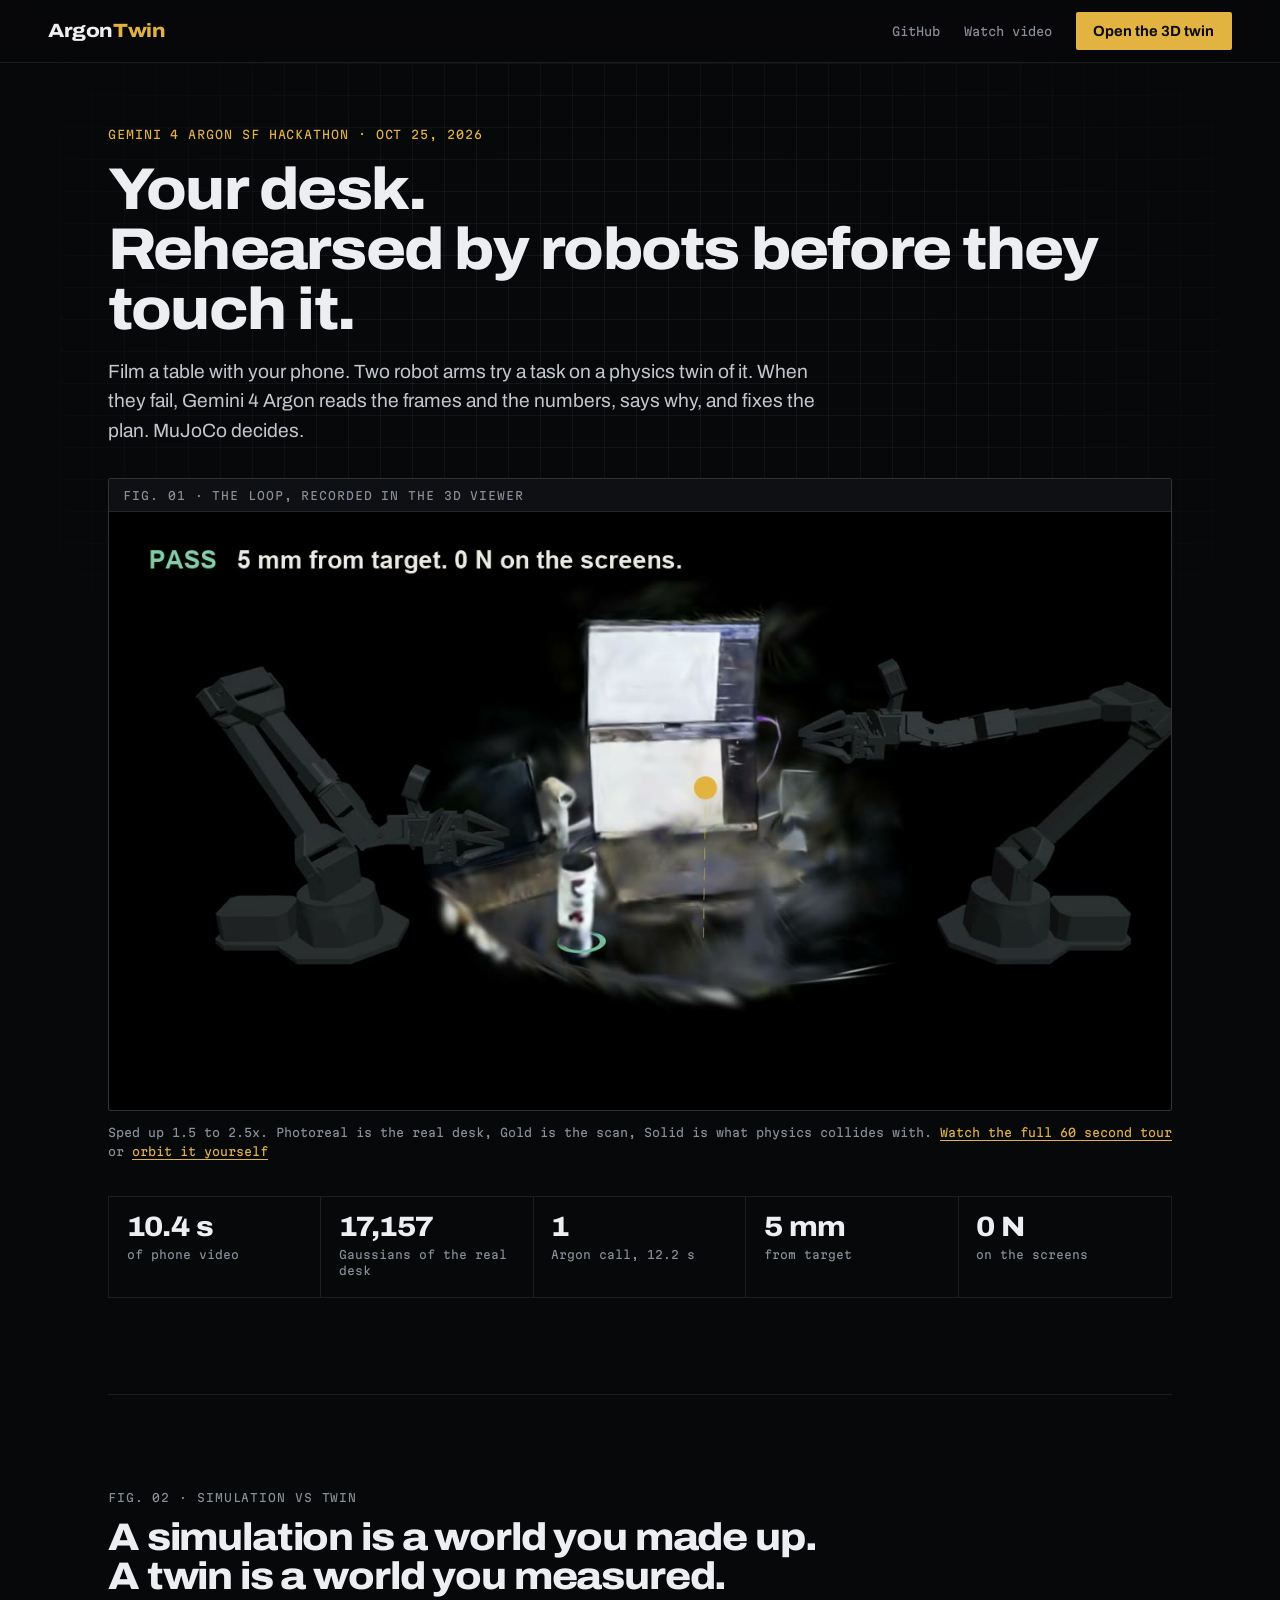
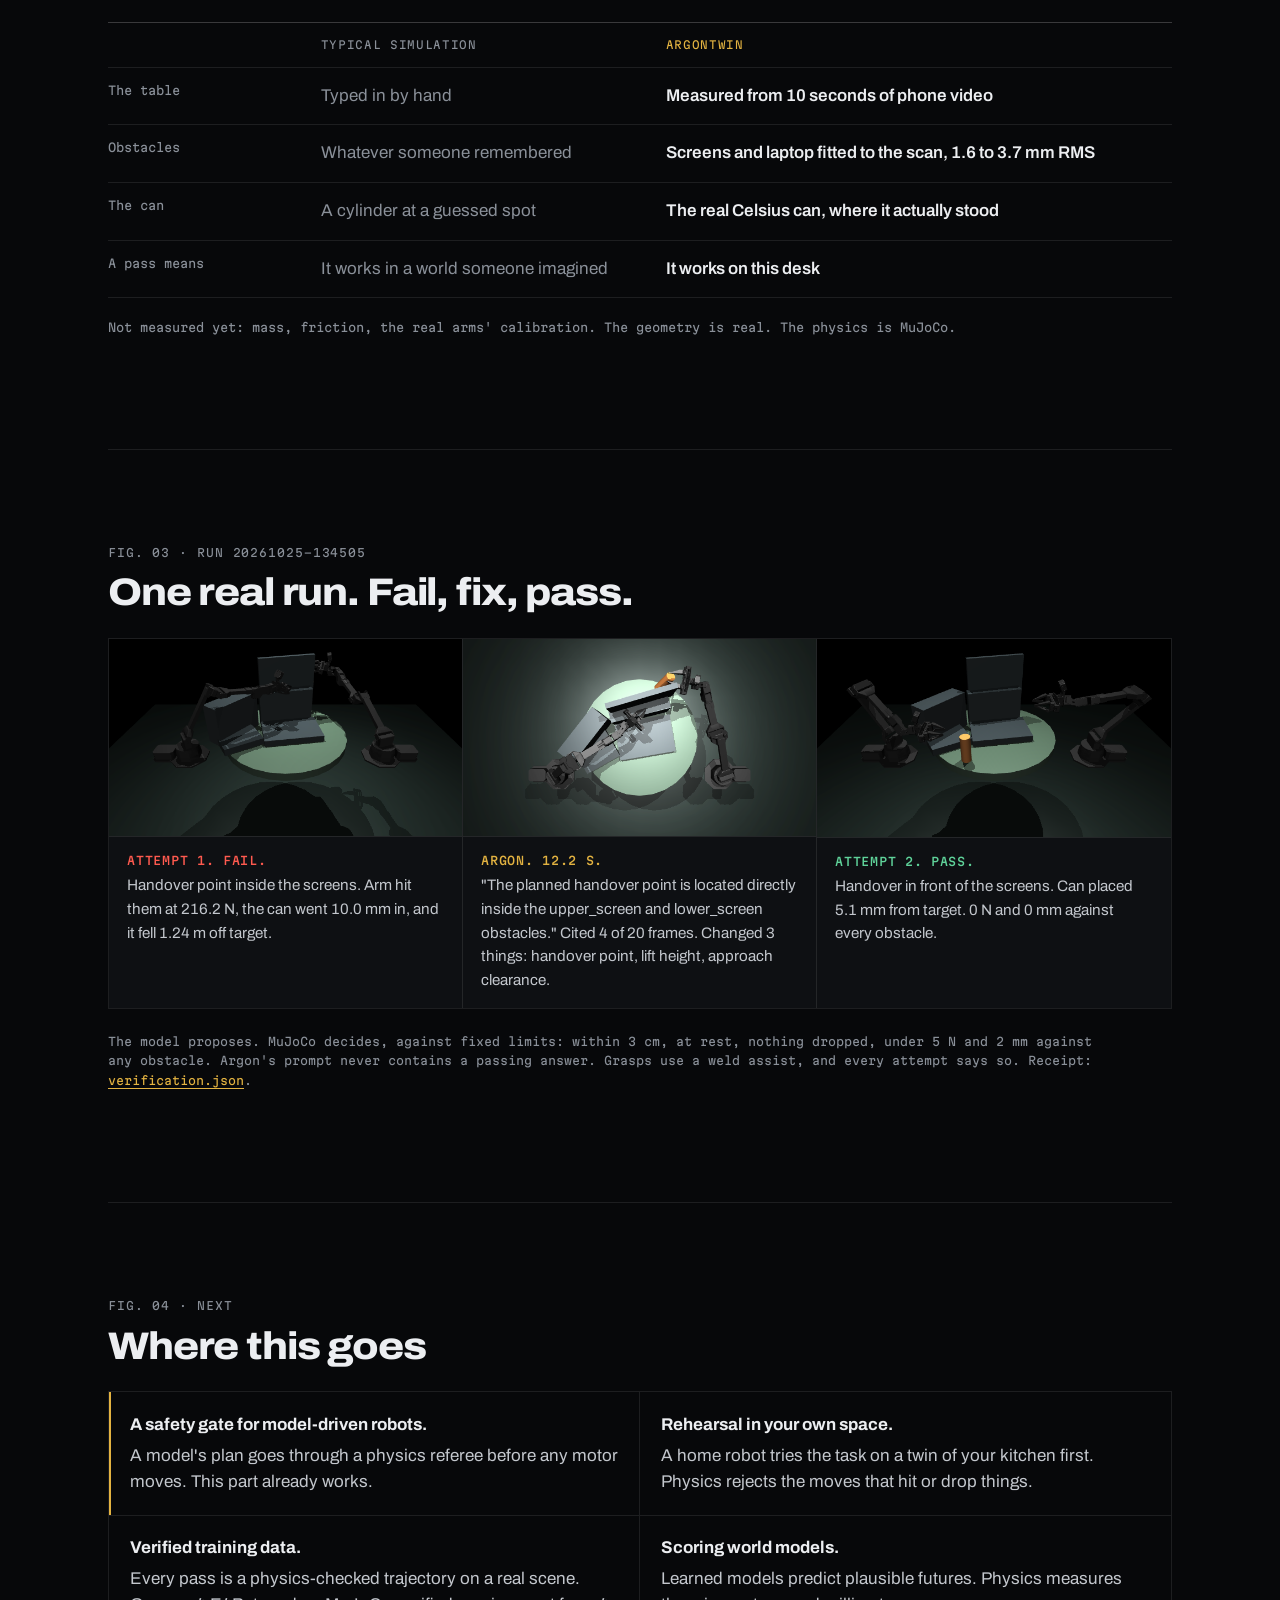
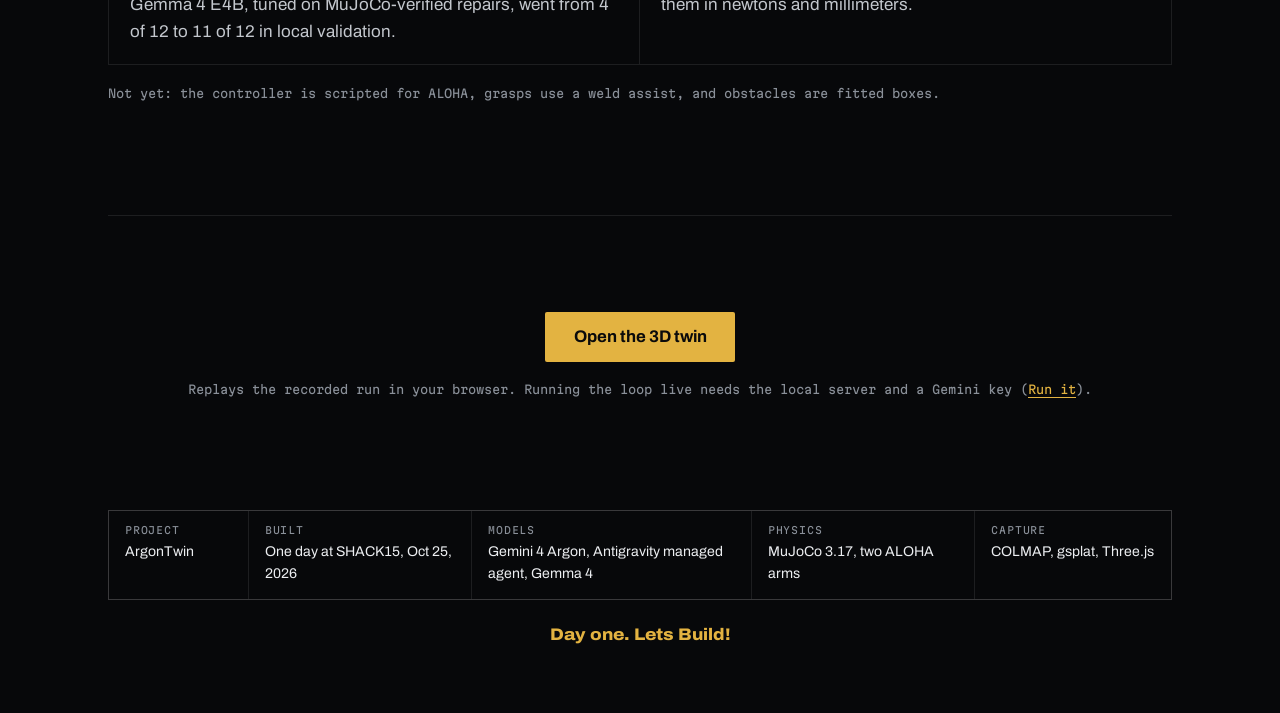
<file: web/index.html>
<!doctype html>
<html lang="en">
<head>
  <meta charset="utf-8">
  <meta name="viewport" content="width=device-width, initial-scale=1">
  <title>ArgonTwin: your desk, rehearsed by robots</title>
  <meta name="description" content="A phone video of a real desk becomes a physics twin. Two robot arms try a handover, Gemini 4 Argon fixes the plan when they fail, and MuJoCo decides when it passes.">
  <link rel="preconnect" href="https://fonts.googleapis.com">
  <link rel="preconnect" href="https://fonts.gstatic.com" crossorigin>
  <link rel="stylesheet" href="https://fonts.googleapis.com/css2?family=Archivo:wdth,wght@62..125,400..800&family=Martian+Mono:wght@400;500&display=swap">
  <link rel="stylesheet" href="landing.css?v=3">
  <script>
    // Old viewer links (/?run=..., ?variant=, ?capture=, ?demo=) still open the viewer.
    if (/[?&](run|variant|capture|demo|view)=/.test(location.search)) location.replace("demo.html" + location.search);
  </script>
</head>
<body>
  <header class="top">
    <a class="mark" href="./">Argon<span>Twin</span></a>
    <nav>
      <a href="https://github.com/benikigai/argon-twin">GitHub</a>
      <a href="watch.html">Watch video</a>
      <a class="btn" href="demo.html">Open the 3D twin</a>
    </nav>
  </header>

  <main>
    <section class="hero">
      <p class="eyebrow">Gemini 4 Argon SF Hackathon · Oct 25, 2026</p>
      <h1>Your desk.<br>Rehearsed by robots before they touch it.</h1>
      <p class="lead">Film a table with your phone. Two robot arms try a task on a physics twin of it. When they fail, Gemini 4 Argon reads the frames and the numbers, says why, and fixes the plan. MuJoCo decides.</p>

      <figure class="clip">
        <figcaption class="fig">FIG. 01 · THE LOOP, RECORDED IN THE 3D VIEWER</figcaption>
        <video id="clip" src="assets/hero-repair.mp4" poster="assets/hero-repair-poster.jpg" autoplay muted loop playsinline preload="auto" aria-label="Attempt 1 fails: the arm hits the screens at 216 N and the can drops. Argon says the handover point is inside the screens and moves it in front. Attempt 2 passes, 5 mm from target, shown in Photoreal, Gold and Solid views."></video>
      </figure>
      <p class="clip-note">Sped up 1.5 to 2.5x. Photoreal is the real desk, Gold is the scan, Solid is what physics collides with. <a href="watch.html">Watch the full 60 second tour</a> or <a href="demo.html">orbit it yourself</a></p>

      <ul class="receipts" aria-label="Receipts">
        <li><b>10.4 s</b>of phone video</li>
        <li><b>17,157</b>Gaussians of the real desk</li>
        <li><b>1</b>Argon call, 12.2 s</li>
        <li><b>5 mm</b>from target</li>
        <li><b>0 N</b>on the screens</li>
      </ul>
    </section>

    <section class="twin">
      <p class="fig">FIG. 02 · SIMULATION VS TWIN</p>
      <h2>A simulation is a world you made up.<br>A twin is a world you measured.</h2>
      <table>
        <thead><tr><th></th><th>Typical simulation</th><th>ArgonTwin</th></tr></thead>
        <tbody>
          <tr><th>The table</th><td>Typed in by hand</td><td>Measured from 10 seconds of phone video</td></tr>
          <tr><th>Obstacles</th><td>Whatever someone remembered</td><td>Screens and laptop fitted to the scan, 1.6 to 3.7 mm RMS</td></tr>
          <tr><th>The can</th><td>A cylinder at a guessed spot</td><td>The real Celsius can, where it actually stood</td></tr>
          <tr><th>A pass means</th><td>It works in a world someone imagined</td><td>It works on this desk</td></tr>
        </tbody>
      </table>
      <p class="honest">Not measured yet: mass, friction, the real arms' calibration. The geometry is real. The physics is MuJoCo.</p>
    </section>

    <section class="proof">
      <p class="fig">FIG. 03 · RUN 20261025-134505</p>
      <h2>One real run. Fail, fix, pass.</h2>
      <div class="trio">
        <article class="card fail">
          <img src="replay/20261025-134505/attempt_1/handover-front.png" alt="Attempt 1 at the handover, front camera: the arms reach into the screens" loading="lazy">
          <p class="tag">Attempt 1. Fail.</p>
          <p>Handover point inside the screens. Arm hit them at 216.2 N, the can went 10.0 mm in, and it fell 1.24 m off target.</p>
        </article>
        <article class="card fix">
          <img src="replay/20261025-134505/attempt_1/handover-overhead.png" alt="Attempt 1 from overhead, one of the four frames Argon cited" loading="lazy">
          <p class="tag">Argon. 12.2 s.</p>
          <p>"The planned handover point is located directly inside the upper_screen and lower_screen obstacles." Cited 4 of 20 frames. Changed 3 things: handover point, lift height, approach clearance.</p>
        </article>
        <article class="card pass">
          <img src="replay/20261025-134505/attempt_2/final-front.png" alt="Attempt 2 settled, front camera: the can placed on target" loading="lazy">
          <p class="tag">Attempt 2. Pass.</p>
          <p>Handover in front of the screens. Can placed 5.1 mm from target. 0 N and 0 mm against every obstacle.</p>
        </article>
      </div>
      <p class="fine">The model proposes. MuJoCo decides, against fixed limits: within 3 cm, at rest, nothing dropped, under 5 N and 2 mm against any obstacle. Argon's prompt never contains a passing answer. Grasps use a weld assist, and every attempt says so. Receipt: <a href="https://github.com/benikigai/argon-twin/blob/main/web/replay/20261025-134505/verification.json">verification.json</a>.</p>
    </section>

    <section class="next">
      <p class="fig">FIG. 04 · NEXT</p>
      <h2>Where this goes</h2>
      <ul>
        <li><b>A safety gate for model-driven robots.</b> A model's plan goes through a physics referee before any motor moves. This part already works.</li>
        <li><b>Rehearsal in your own space.</b> A home robot tries the task on a twin of your kitchen first. Physics rejects the moves that hit or drop things.</li>
        <li><b>Verified training data.</b> Every pass is a physics-checked trajectory on a real scene. Gemma 4 E4B, tuned on MuJoCo-verified repairs, went from 4 of 12 to 11 of 12 in local validation.</li>
        <li><b>Scoring world models.</b> Learned models predict plausible futures. Physics measures them in newtons and millimeters.</li>
      </ul>
      <p class="honest">Not yet: the controller is scripted for ALOHA, grasps use a weld assist, and obstacles are fitted boxes.</p>
    </section>

    <section class="cta">
      <a class="btn big" href="demo.html">Open the 3D twin</a>
      <p>Replays the recorded run in your browser. Running the loop live needs the local server and a Gemini key (<a href="https://github.com/benikigai/argon-twin#run-it">Run it</a>).</p>
    </section>
  </main>

  <footer>
    <dl class="titleblock">
      <div><dt>Project</dt><dd>ArgonTwin</dd></div>
      <div><dt>Built</dt><dd>One day at SHACK15, Oct 25, 2026</dd></div>
      <div><dt>Models</dt><dd>Gemini 4 Argon, Antigravity managed agent, Gemma 4</dd></div>
      <div><dt>Physics</dt><dd>MuJoCo 3.17, two ALOHA arms</dd></div>
      <div><dt>Capture</dt><dd>COLMAP, gsplat, Three.js</dd></div>
    </dl>
    <p class="close">Day one. Lets Build!</p>
  </footer>

  <script>
    (() => {
      const video = document.getElementById("clip");
      if (matchMedia("(prefers-reduced-motion: reduce)").matches) { video.removeAttribute("autoplay"); video.pause(); video.controls = true; }
    })();
  </script>
</body>
</html>
</file>
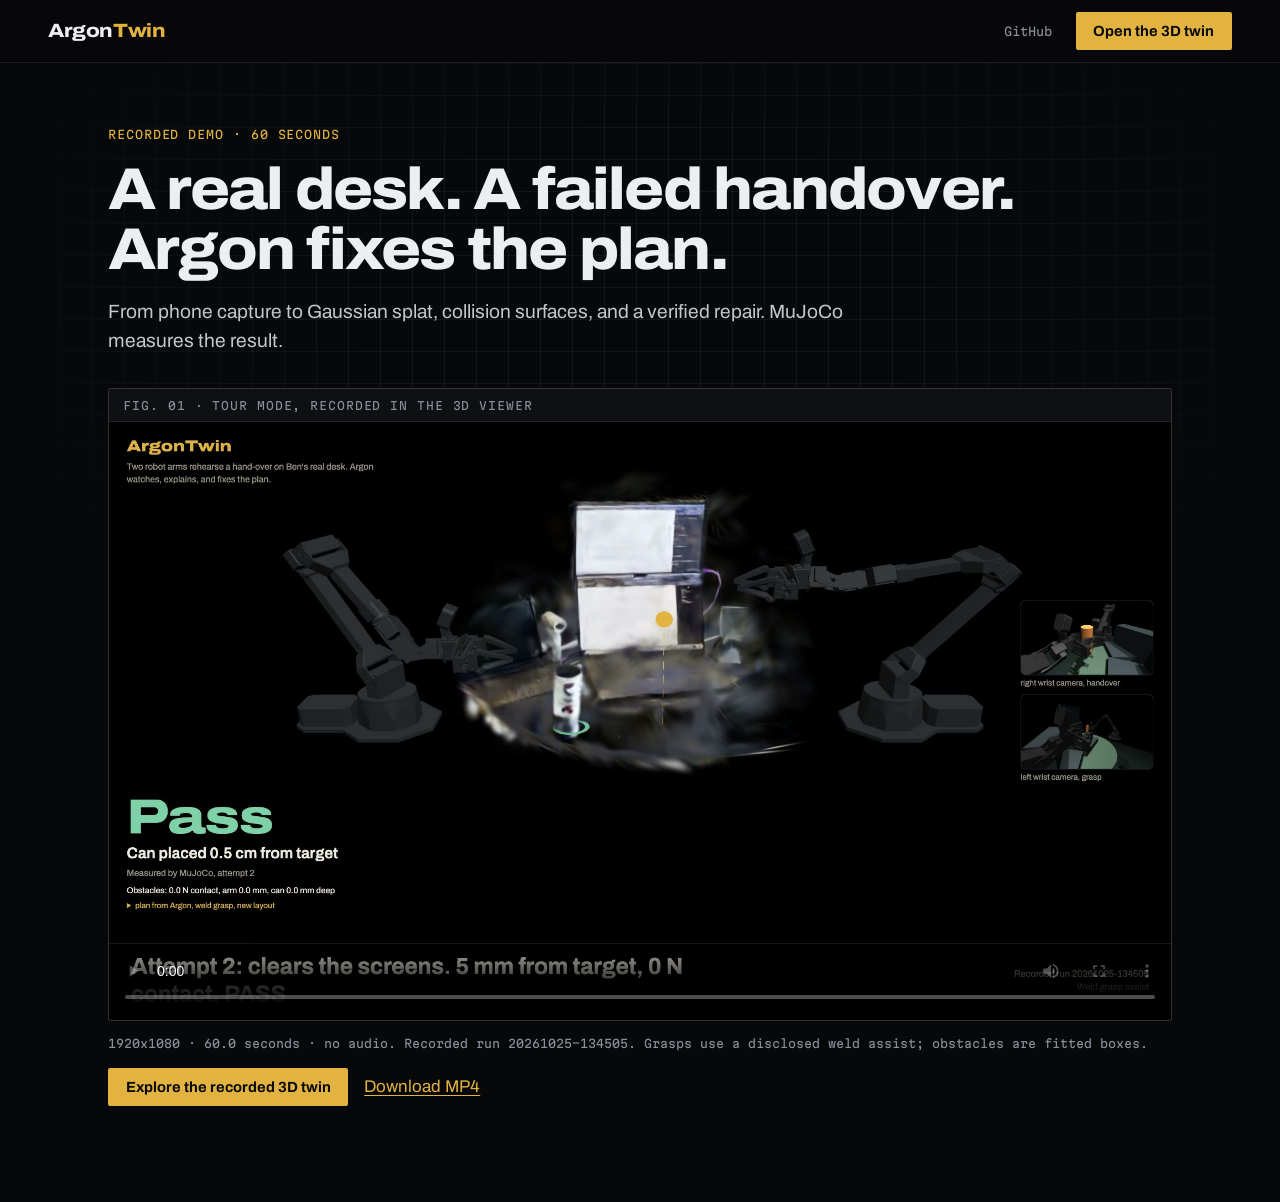
<file: web/watch.html>
<!doctype html>
<html lang="en">
<head>
  <meta charset="utf-8">
  <meta name="viewport" content="width=device-width, initial-scale=1">
  <title>Watch the 60-second tour | ArgonTwin</title>
  <meta name="description" content="Watch a real desk become a physics twin, a robot handover fail, and Gemini 4 Argon repair the plan. A 60-second recorded tour.">
  <link rel="preconnect" href="https://fonts.googleapis.com">
  <link rel="preconnect" href="https://fonts.gstatic.com" crossorigin>
  <link rel="stylesheet" href="https://fonts.googleapis.com/css2?family=Archivo:wdth,wght@62..125,400..800&family=Martian+Mono:wght@400;500&display=swap">
  <link rel="stylesheet" href="landing.css?v=3">
  <style>.watch-actions{display:flex;gap:1rem;align-items:center;flex-wrap:wrap}.top nav{flex-wrap:wrap;justify-content:flex-end}.clip video{object-fit:contain}</style>
</head>
<body>
  <header class="top">
    <a class="mark" href="./">Argon<span>Twin</span></a>
    <nav aria-label="Navigation"><a href="https://github.com/benikigai/argon-twin">GitHub</a><a class="btn" href="demo.html">Open the 3D twin</a></nav>
  </header>
  <main>
    <section class="hero">
      <p class="eyebrow">Recorded demo · 60 seconds</p>
      <h1>A real desk. A failed handover.<br>Argon fixes the plan.</h1>
      <p class="lead">From phone capture to Gaussian splat, collision surfaces, and a verified repair. MuJoCo measures the result.</p>
      <figure class="clip">
        <figcaption class="fig">FIG. 01 · TOUR MODE, RECORDED IN THE 3D VIEWER</figcaption>
        <video controls playsinline preload="metadata" poster="assets/argon-twin-tour-poster.jpg" aria-label="ArgonTwin 60-second recorded tour">
          <source src="assets/argon-twin-tour-60s.mp4" type="video/mp4">
          <p><a href="assets/argon-twin-tour-60s.mp4">Download the tour video</a>.</p>
        </video>
      </figure>
      <p class="clip-note">1920x1080 · 60.0 seconds · no audio. Recorded run 20261025-134505. Grasps use a disclosed weld assist; obstacles are fitted boxes.</p>
      <div class="watch-actions"><a class="btn" href="demo.html">Explore the recorded 3D twin</a><a href="assets/argon-twin-tour-60s.mp4" download>Download MP4</a></div>
    </section>
  </main>
</body>
</html>
</file>
<file: web/landing.css>
/* ArgonTwin landing. Same system as the viewer: near-black, hairline rules, Archivo for
   words, Martian Mono for labels and numbers, square corners, one accent (Argon gold).
   Drafting cues stay few: FIG. labels, one faint grid behind the hero, one title block. */
:root {
  --stage: #07080a;
  --panel: #0e1013;
  --panel-2: #15181d;
  --line: rgba(255, 255, 255, .09);
  --line-2: rgba(255, 255, 255, .2);
  --paper: #eceef1;
  --body: #c3c7cd;
  --dim: #8a9099;
  --gold: #e3b341;
  --fault: #ff5a4f;
  --seated: #5fd39a;
  --font: "Archivo", "Helvetica Neue", Arial, sans-serif;
  --mono: "Martian Mono", ui-monospace, Menlo, monospace;
  --gutter: clamp(1.25rem, 4vw, 3rem);
  color-scheme: dark;
}

* { box-sizing: border-box; }
html { scroll-behavior: smooth; }
body {
  margin: 0;
  background: var(--stage);
  color: var(--paper);
  font-family: var(--font);
  font-size: 1.0625rem;
  line-height: 1.55;
  font-variant-numeric: tabular-nums;
  -webkit-font-smoothing: antialiased;
}
a { color: var(--gold); text-underline-offset: 3px; }
img, video { display: block; max-width: 100%; }
figure { margin: 0; }
h1, h2 { margin: 0; font-stretch: 110%; letter-spacing: -.03em; line-height: 1.02; }
h1 { font-size: clamp(2.3rem, 4.6vw, 3.9rem); font-weight: 800; }
h2 { font-size: clamp(1.6rem, 3vw, 2.4rem); font-weight: 800; margin-bottom: 1.6rem; }
p { margin: 0 0 1rem; }
.fig { margin: 0 0 .9rem; font: .7rem var(--mono); letter-spacing: .08em; color: var(--dim); }

.top {
  position: sticky; top: 0; z-index: 2;
  display: flex; align-items: center; justify-content: space-between; gap: 1rem;
  padding: .75rem var(--gutter);
  background: rgba(7, 8, 10, .86);
  backdrop-filter: blur(10px);
  -webkit-backdrop-filter: blur(10px);
  border-bottom: 1px solid var(--line);
}
.mark { font-weight: 800; font-stretch: 115%; letter-spacing: -.02em; color: var(--paper); text-decoration: none; font-size: 1.2rem; }
.mark span { color: var(--gold); }
.top nav { display: flex; align-items: center; gap: 1.5rem; }
.top nav a:not(.btn) { font: .74rem var(--mono); color: var(--dim); text-decoration: none; }
.top nav a:not(.btn):hover { color: var(--paper); }

.btn {
  display: inline-flex; align-items: center;
  height: 2.4rem;
  padding: 0 1.1rem;
  border-radius: 2px;
  background: var(--gold);
  color: #0b0b0b;
  font-weight: 700;
  font-size: .92rem;
  text-decoration: none;
  white-space: nowrap;
}
.btn:hover, .btn:focus-visible { background: #f0c45a; }
.btn.big { height: 3.1rem; padding: 0 1.8rem; font-size: 1.05rem; }

main { max-width: 1160px; margin: 0 auto; padding: 0 var(--gutter); }
section { padding: clamp(3.5rem, 8vw, 6rem) 0; border-top: 1px solid var(--line); }

/* Hero, over the one faint grid on the page. */
section.hero { position: relative; border-top: 0; padding-top: clamp(2.5rem, 5vw, 4rem); }
section.hero::before {
  content: ""; position: absolute; inset: 0 calc(-1 * var(--gutter)) 30%; z-index: -1; pointer-events: none;
  background-image: linear-gradient(rgba(255, 255, 255, .05) 1px, transparent 1px), linear-gradient(90deg, rgba(255, 255, 255, .05) 1px, transparent 1px);
  background-size: 32px 32px;
  -webkit-mask-image: radial-gradient(ellipse 80% 70% at 50% 30%, #000 30%, transparent 80%);
  mask-image: radial-gradient(ellipse 80% 70% at 50% 30%, #000 30%, transparent 80%);
}
.eyebrow { font: .72rem var(--mono); letter-spacing: .08em; text-transform: uppercase; color: var(--gold); margin-bottom: 1.1rem; }
.lead { font-size: clamp(1.08rem, 1.5vw, 1.25rem); color: var(--body); max-width: 46rem; margin: 1.1rem 0 2rem; }

.clip { border: 1px solid var(--line-2); border-radius: 3px; overflow: hidden; background: #000; }
.clip .fig { margin: 0; padding: .6rem .9rem; border-bottom: 1px solid var(--line); background: var(--panel); }
.clip video { width: 100%; aspect-ratio: 16 / 9; object-fit: cover; }
.clip-note { font: .72rem/1.6 var(--mono); color: var(--dim); margin-top: .8rem; }

.receipts {
  list-style: none; padding: 0; margin: 2.25rem 0 0;
  display: grid; grid-template-columns: repeat(5, 1fr);
  border: 1px solid var(--line);
}
.receipts li { padding: 1rem 1.1rem 1.1rem; border-right: 1px solid var(--line); font: .7rem/1.45 var(--mono); color: var(--dim); }
.receipts li:last-child { border-right: 0; }
.receipts b { display: block; margin-bottom: .35rem; font: 800 1.75rem/1 var(--font); font-stretch: 110%; letter-spacing: -.02em; color: var(--paper); }

/* Simulation vs twin. */
.twin table { width: 100%; border-collapse: collapse; border-top: 1px solid var(--line-2); }
.twin th, .twin td { text-align: left; padding: .95rem 1rem .95rem 0; border-bottom: 1px solid var(--line); vertical-align: top; }
.twin thead th { font: .68rem var(--mono); letter-spacing: .06em; text-transform: uppercase; color: var(--dim); font-weight: 400; }
.twin thead th:last-child { color: var(--gold); }
.twin tbody th { font: .74rem var(--mono); color: var(--dim); font-weight: 400; width: 20%; }
.twin td:nth-child(2) { color: var(--dim); }
.twin td:nth-child(3) { color: var(--paper); font-weight: 600; }
.honest { font: .74rem/1.6 var(--mono); color: var(--dim); margin-top: 1.2rem; }

/* One run: fail, fix, pass. */
.trio { display: grid; grid-template-columns: repeat(3, 1fr); border: 1px solid var(--line); }
.card { border-right: 1px solid var(--line); background: var(--panel); }
.card:last-child { border-right: 0; }
.card img { width: 100%; aspect-ratio: 16 / 9; object-fit: cover; border-bottom: 1px solid var(--line); }
.card p { padding: 0 1.15rem; font-size: .95rem; color: var(--body); }
.card .tag { padding-top: 1rem; margin-bottom: .45rem; font: 500 .72rem var(--mono); letter-spacing: .06em; text-transform: uppercase; }
.card.fail .tag { color: var(--fault); }
.card.fix .tag { color: var(--gold); }
.card.pass .tag { color: var(--seated); }
.fine { font: .72rem/1.7 var(--mono); color: var(--dim); margin-top: 1.4rem; max-width: 62rem; }

/* Where this goes. */
.next ul { list-style: none; padding: 0; margin: 0; display: grid; grid-template-columns: repeat(2, 1fr); border: 1px solid var(--line); }
.next li { padding: 1.2rem 1.3rem; color: var(--body); border-bottom: 1px solid var(--line); }
.next li:nth-child(odd) { border-right: 1px solid var(--line); }
.next li:nth-last-child(-n+2) { border-bottom: 0; }
.next li:first-child { box-shadow: inset 2px 0 0 var(--gold); }
.next b { display: block; color: var(--paper); margin-bottom: .3rem; }

.cta { text-align: center; }
.cta p { font: .74rem/1.6 var(--mono); color: var(--dim); margin-top: 1.1rem; }

/* Title block. */
footer { max-width: 1160px; margin: 0 auto; padding: 0 var(--gutter) 3rem; }
.titleblock { margin: 0; display: grid; grid-template-columns: 1fr 1.6fr 2fr 1.6fr 1.4fr; border: 1px solid var(--line-2); }
.titleblock > div { padding: .8rem 1rem .9rem; border-right: 1px solid var(--line); }
.titleblock > div:last-child { border-right: 0; }
.titleblock dt { font: .62rem var(--mono); letter-spacing: .08em; text-transform: uppercase; color: var(--dim); margin-bottom: .3rem; }
.titleblock dd { margin: 0; font-size: .88rem; color: var(--paper); }
footer .close { margin-top: 1.4rem; text-align: center; color: var(--gold); font-weight: 800; font-stretch: 110%; font-size: 1.05rem; }

@media (max-width: 860px) {
  .receipts { grid-template-columns: repeat(2, 1fr); }
  .receipts li { border-bottom: 1px solid var(--line); }
  .receipts li:nth-child(2n) { border-right: 0; }
  .receipts li:last-child { grid-column: span 2; border-bottom: 0; }
  .trio { grid-template-columns: 1fr; }
  .card { border-right: 0; border-bottom: 1px solid var(--line); }
  .card:last-child { border-bottom: 0; }
  .next ul { grid-template-columns: 1fr; }
  .next li:nth-child(odd) { border-right: 0; }
  .next li:nth-last-child(-n+2) { border-bottom: 1px solid var(--line); }
  .next li:last-child { border-bottom: 0; }
  .twin thead { display: none; }
  .twin tr { display: grid; grid-template-columns: 1fr 1fr; border-bottom: 1px solid var(--line); padding: .7rem 0; }
  .twin tbody th { grid-column: span 2; width: auto; padding-bottom: .25rem; border: 0; }
  .twin td { border: 0; padding-top: .2rem; }
  .titleblock { grid-template-columns: 1fr 1fr; }
  .titleblock > div { border-bottom: 1px solid var(--line); }
  .top nav a:not(.btn) { display: none; }
}
@media (prefers-reduced-motion: reduce) { html { scroll-behavior: auto; } }
</file>
